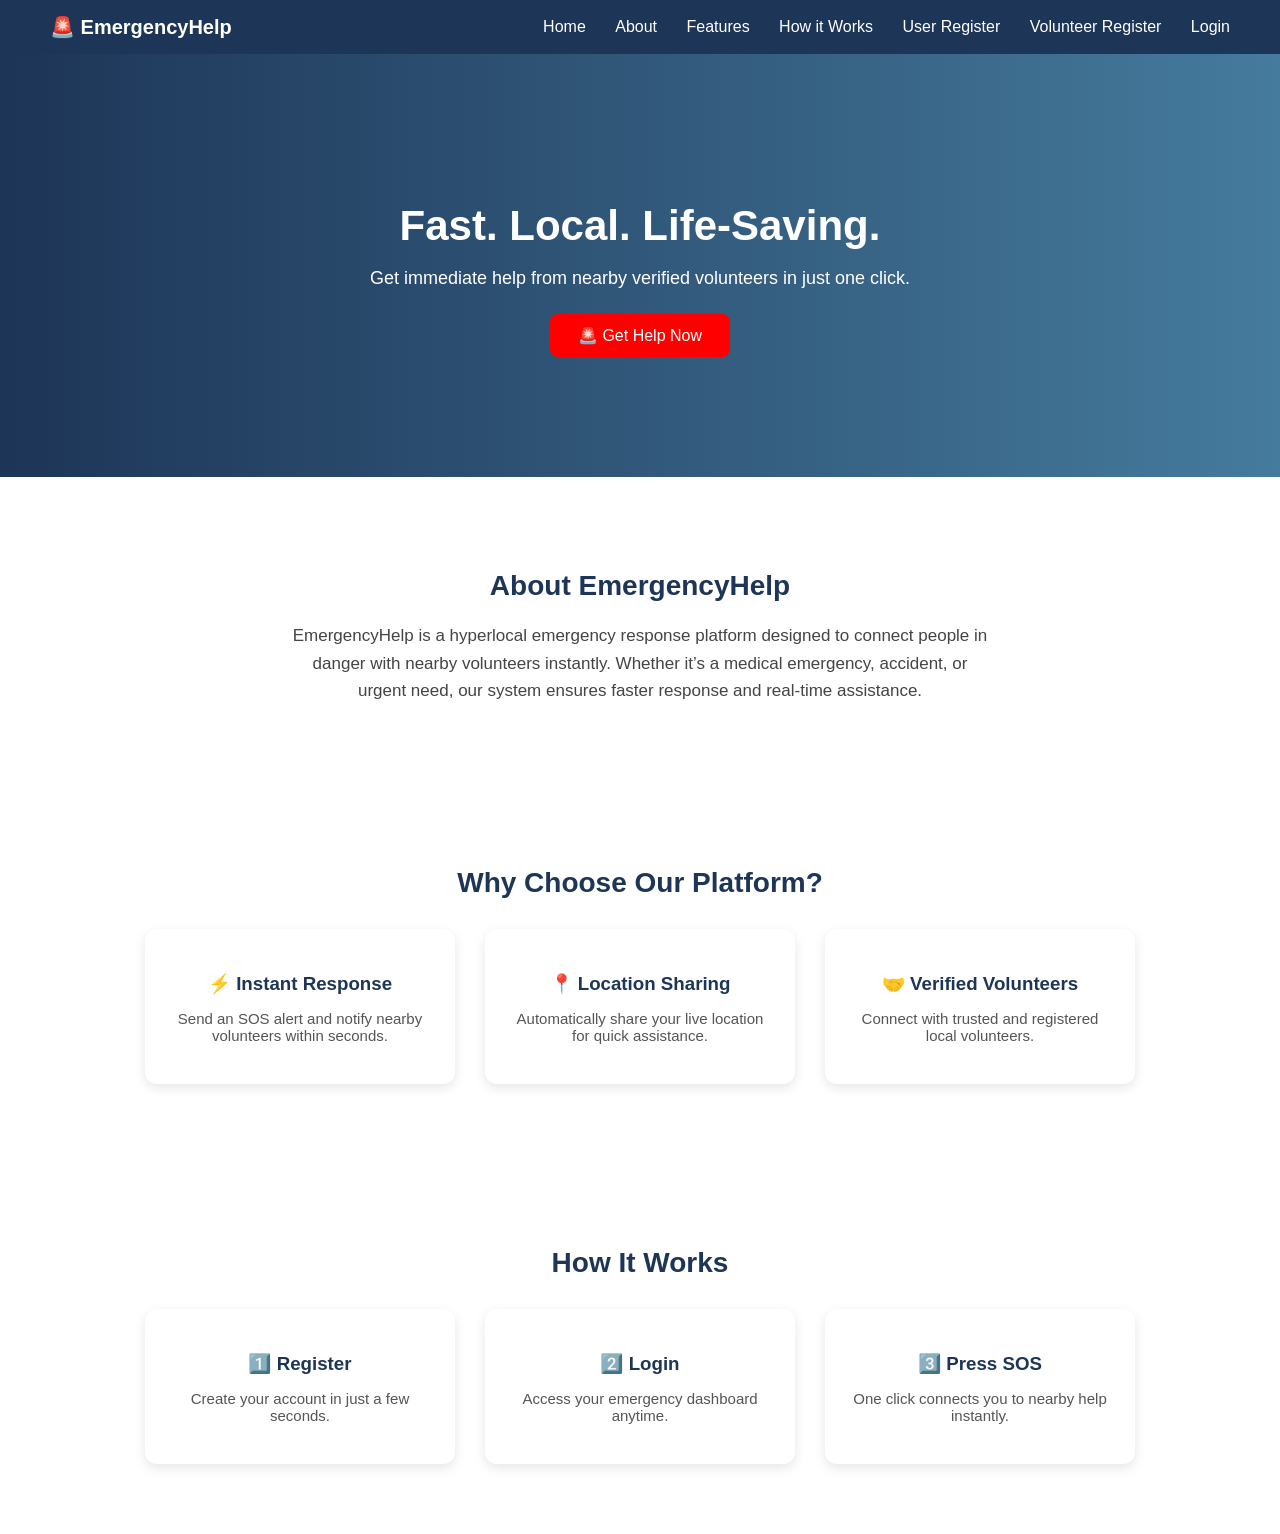
<file: emergency-project/index.html>
<!DOCTYPE html>
<html>
<head>
<title>Emergency Help Network</title>
<link rel="stylesheet" href="css/style.css">
</head>

<body>

<!-- NAVBAR -->
<div class="navbar">
<div class="logo">🚨 EmergencyHelp</div>

<div class="menu">
<a href="index.html">Home</a>
<a href="#about">About</a>
<a href="#features">Features</a>
<a href="#how">How it Works</a>
<a href="pages/user-register.html">User Register</a>
<a href="pages/volunteer-register.html">Volunteer Register</a>
<a href="pages/login.html">Login</a>
</div>
</div>

<!-- HERO -->
<div class="hero">
<h1>Fast. Local. Life-Saving.</h1>
<p>Get immediate help from nearby verified volunteers in just one click.</p>

<a href="pages/login.html">
<button class="sos">🚨 Get Help Now</button>
</a>
</div>

<!-- ABOUT -->
<div id="about" class="section">
<h2>About EmergencyHelp</h2>

<p class="content">
EmergencyHelp is a hyperlocal emergency response platform designed to connect people in danger
with nearby volunteers instantly. Whether it’s a medical emergency, accident, or urgent need,
our system ensures faster response and real-time assistance.
</p>

</div>

<!-- FEATURES -->
<div id="features" class="section">
<h2>Why Choose Our Platform?</h2>

<div class="steps">

<div class="step">
<h3>⚡ Instant Response</h3>
<p>Send an SOS alert and notify nearby volunteers within seconds.</p>
</div>

<div class="step">
<h3>📍 Location Sharing</h3>
<p>Automatically share your live location for quick assistance.</p>
</div>

<div class="step">
<h3>🤝 Verified Volunteers</h3>
<p>Connect with trusted and registered local volunteers.</p>
</div>

</div>

</div>

<!-- HOW IT WORKS -->
<div id="how" class="section">
<h2>How It Works</h2>

<div class="steps">

<div class="step">
<h3>1️⃣ Register</h3>
<p>Create your account in just a few seconds.</p>
</div>

<div class="step">
<h3>2️⃣ Login</h3>
<p>Access your emergency dashboard anytime.</p>
</div>

<div class="step">
<h3>3️⃣ Press SOS</h3>
<p>One click connects you to nearby help instantly.</p>
</div>

</div>

</div>

</body>
</html>
</file>
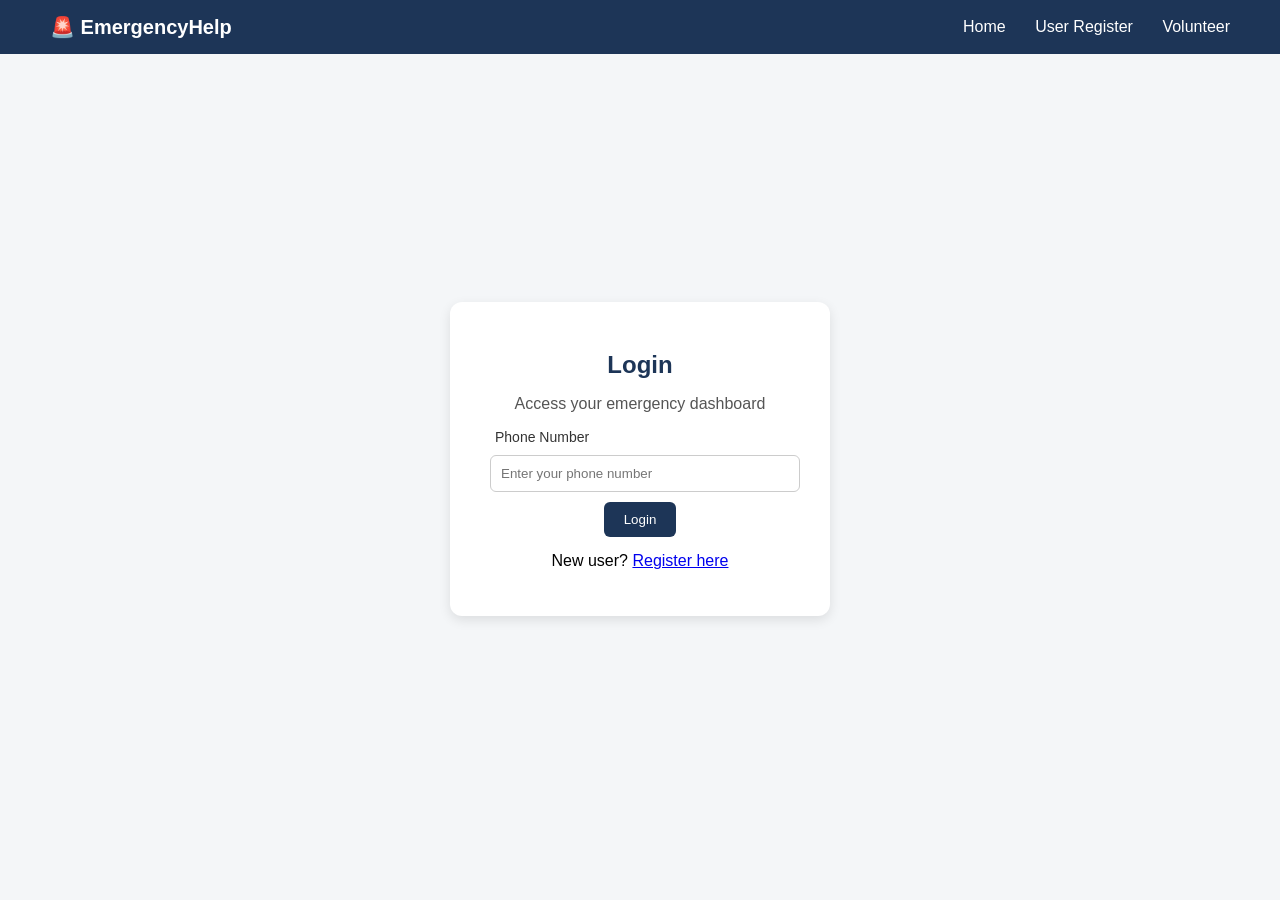
<file: emergency-project/pages/login.html>
<!DOCTYPE html>
<html>
<head>
<title>Login</title>
<link rel="stylesheet" href="../css/style.css">
</head>

<body>

<!-- NAVBAR -->
<div class="navbar">
<div class="logo">🚨 EmergencyHelp</div>

<div class="menu">
<a href="../index.html">Home</a>
<a href="user-register.html">User Register</a>
<a href="volunteer-register.html">Volunteer</a>
</div>
</div>

<!-- LOGIN FORM -->
<div class="form-container">
<div class="form-card">

<h2>Login</h2>
<p style="color:#555;">Access your emergency dashboard</p>

<label>Phone Number</label>
<input id="phone" placeholder="Enter your phone number">

<button onclick="loginUser()">Login</button>

<div id="result"></div>

<p style="margin-top:15px;">
New user?
<a href="user-register.html">Register here</a>
</p>

</div>
</div>

<script src="../js/app.js"></script>

</body>
</html>
</file>
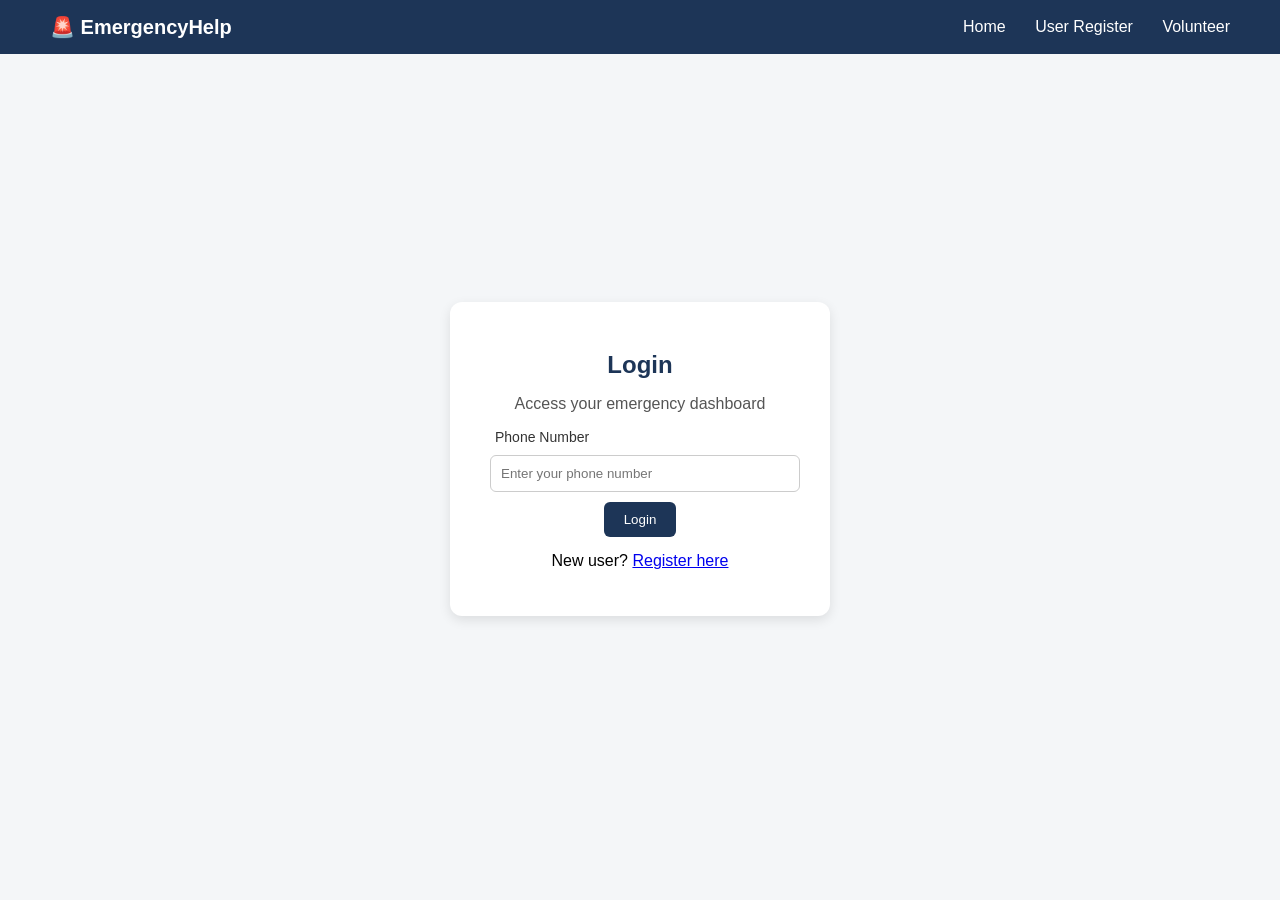
<file: emergency-project/pages/user-dashboard.html>
<!DOCTYPE html>
<html>
<head>

<title>Emergency Dashboard</title>
<link rel="stylesheet" href="../css/style.css">

</head>

<body>

<!-- NAVBAR -->
<div class="navbar">

<div class="logo">🚨 EmergencyHelp</div>

<div class="menu">
<a href="../index.html">Home</a>
<a href="#" onclick="logout()">Logout</a>
</div>

</div>

<!-- DASHBOARD -->
<div class="form-container">

<div class="form-card">

<h2>Emergency Dashboard</h2>

<!-- USER PROFILE -->
<div id="userInfo"></div>

<br>

<p style="color:#555;">
If you are in danger, press the SOS button below.
</p>

<!-- SOS BUTTON -->
<button onclick="sendSOS()" class="sos">🚨 SEND SOS</button>

<br><br>

<!-- STATUS -->
<p id="status" style="color:#1d3557; font-weight:bold;"></p>

</div>

</div>

<!-- JS -->
<script src="../js/app.js"></script>

<script>
loadUser();
</script>

</body>
</html>
</file>
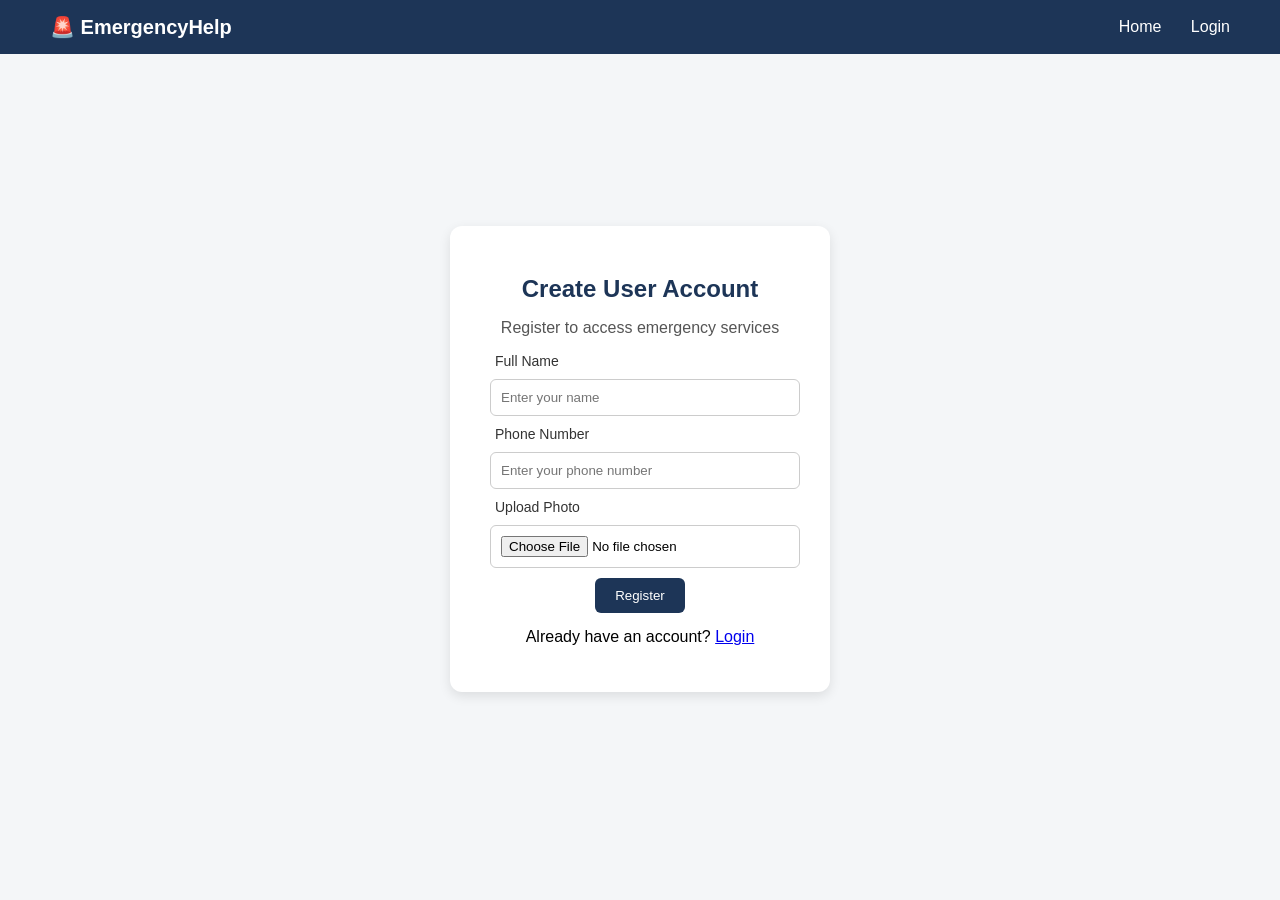
<file: emergency-project/pages/user-register.html>
<!DOCTYPE html>
<html>
<head>
<title>User Registration</title>
<link rel="stylesheet" href="../css/style.css">
</head>

<body>

<!-- NAVBAR -->
<div class="navbar">
<div class="logo">🚨 EmergencyHelp</div>

<div class="menu">
<a href="../index.html">Home</a>
<a href="login.html">Login</a>
</div>
</div>

<!-- FORM -->
<div class="form-container">
<div class="form-card">

<h2>Create User Account</h2>
<p style="color:#555;">Register to access emergency services</p>

<label>Full Name</label>
<input id="uname" placeholder="Enter your name">

<label>Phone Number</label>
<input id="uphone" placeholder="Enter your phone number">

<label>Upload Photo</label>
<input type="file" id="uphoto">

<button onclick="registerUser()">Register</button>

<div id="result"></div>

<p style="margin-top:15px;">
Already have an account?
<a href="login.html">Login</a>
</p>

</div>
</div>

<script src="../js/app.js"></script>

</body>
</html>
</file>
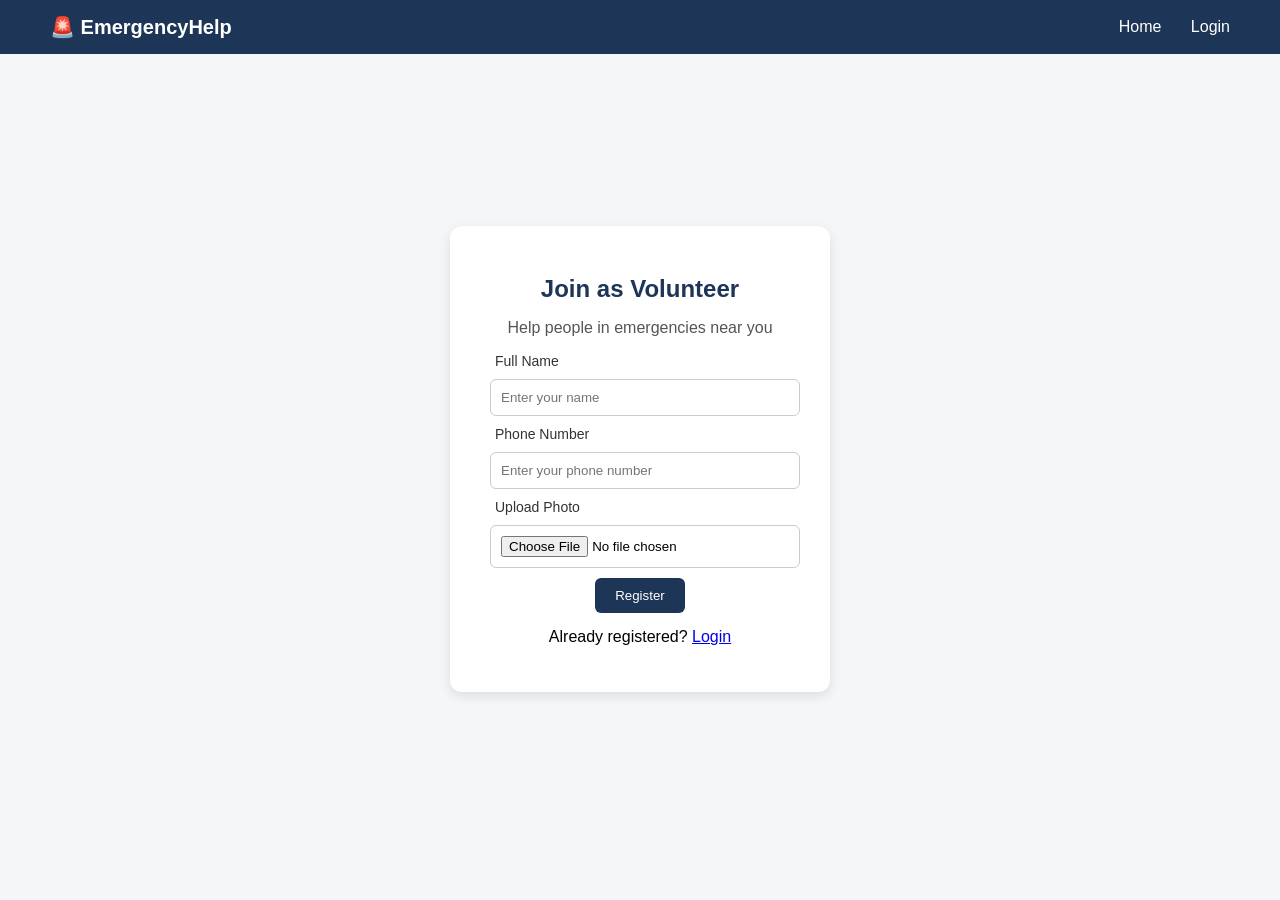
<file: emergency-project/pages/volunteer-register.html>
<!DOCTYPE html>
<html>
<head>
<title>Volunteer Registration</title>
<link rel="stylesheet" href="../css/style.css">
</head>

<body>

<!-- NAVBAR -->
<div class="navbar">
<div class="logo">🚨 EmergencyHelp</div>

<div class="menu">
<a href="../index.html">Home</a>
<a href="login.html">Login</a>
</div>
</div>

<!-- FORM -->
<div class="form-container">
<div class="form-card">

<h2>Join as Volunteer</h2>
<p style="color:#555;">Help people in emergencies near you</p>

<label>Full Name</label>
<input id="vname" placeholder="Enter your name">

<label>Phone Number</label>
<input id="vphone" placeholder="Enter your phone number">

<label>Upload Photo</label>
<input type="file" id="vphoto">

<button onclick="registerVolunteer()">Register</button>

<div id="result"></div>

<p style="margin-top:15px;">
Already registered?
<a href="login.html">Login</a>
</p>

</div>
</div>

<script src="../js/app.js"></script>

</body>
</html>
</file>
<file: emergency-project/css/style.css>
/* RESET */
body{
margin:0;
font-family: 'Segoe UI', Tahoma, Geneva, Verdana, sans-serif;
background:#f4f6f8;
}

/* NAVBAR */
.navbar{
display:flex;
justify-content:space-between;
align-items:center;
padding:15px 50px;
background:#1d3557;
color:white;
position:sticky;
top:0;
z-index:1000;
}

.logo{
font-size:20px;
font-weight:bold;
}

.menu a{
color:white;
margin-left:25px;
text-decoration:none;
font-weight:500;
}

.menu a:hover{
text-decoration:underline;
}

/* HERO */
.hero{
text-align:center;
padding:120px 20px;
background:linear-gradient(to right, #1d3557, #457b9d);
color:white;
}

.hero h1{
font-size:42px;
margin-bottom:10px;
}

.hero p{
font-size:18px;
margin-bottom:25px;
}

/* BUTTON */
.sos{
padding:12px 28px;
background:red;
color:white;
border:none;
border-radius:8px;
font-size:16px;
cursor:pointer;
transition:0.3s;
}

.sos:hover{
background:darkred;
transform:scale(1.05);
}

/* SECTION */
.section{
padding:70px 20px;
text-align:center;
background:white;
}

.section h2{
color:#1d3557;
margin-bottom:20px;
font-size:28px;
}

/* CONTENT TEXT */
.content{
max-width:700px;
margin:auto;
font-size:17px;
line-height:1.6;
color:#444;
}

/* STEPS / CARDS */
.steps{
display:flex;
justify-content:center;
gap:30px;
flex-wrap:wrap;
margin-top:30px;
}

.step{
background:white;
padding:25px;
border-radius:12px;
width:260px;
box-shadow:0px 4px 12px rgba(0,0,0,0.1);
transition:0.3s;
}

.step h3{
margin-bottom:10px;
color:#1d3557;
}

.step p{
color:#555;
font-size:15px;
}

.step:hover{
transform:translateY(-6px);
}

/* FORM */
.form-container{
display:flex;
justify-content:center;
align-items:center;
height:90vh;
}

.form-card{
background:white;
padding:30px;
border-radius:12px;
width:320px;
text-align:center;
box-shadow:0px 4px 12px rgba(0,0,0,0.1);
}

.form-card h2{
margin-bottom:15px;
color:#1d3557;
}

input{
width:90%;
padding:10px;
margin:10px;
border:1px solid #ccc;
border-radius:6px;
}

/* BUTTON GENERAL */
button{
padding:10px 20px;
border:none;
background:#1d3557;
color:white;
border-radius:6px;
cursor:pointer;
}

button:hover{
background:#16324f;
}

/* RESPONSIVE */
@media(max-width:768px){

.steps{
flex-direction:column;
align-items:center;
}

.navbar{
flex-direction:column;
gap:10px;
}

.menu{
display:flex;
flex-wrap:wrap;
justify-content:center;
}
}

label{
display:block;
text-align:left;
margin-left:15px;
font-size:14px;
color:#333;
}
</file>
